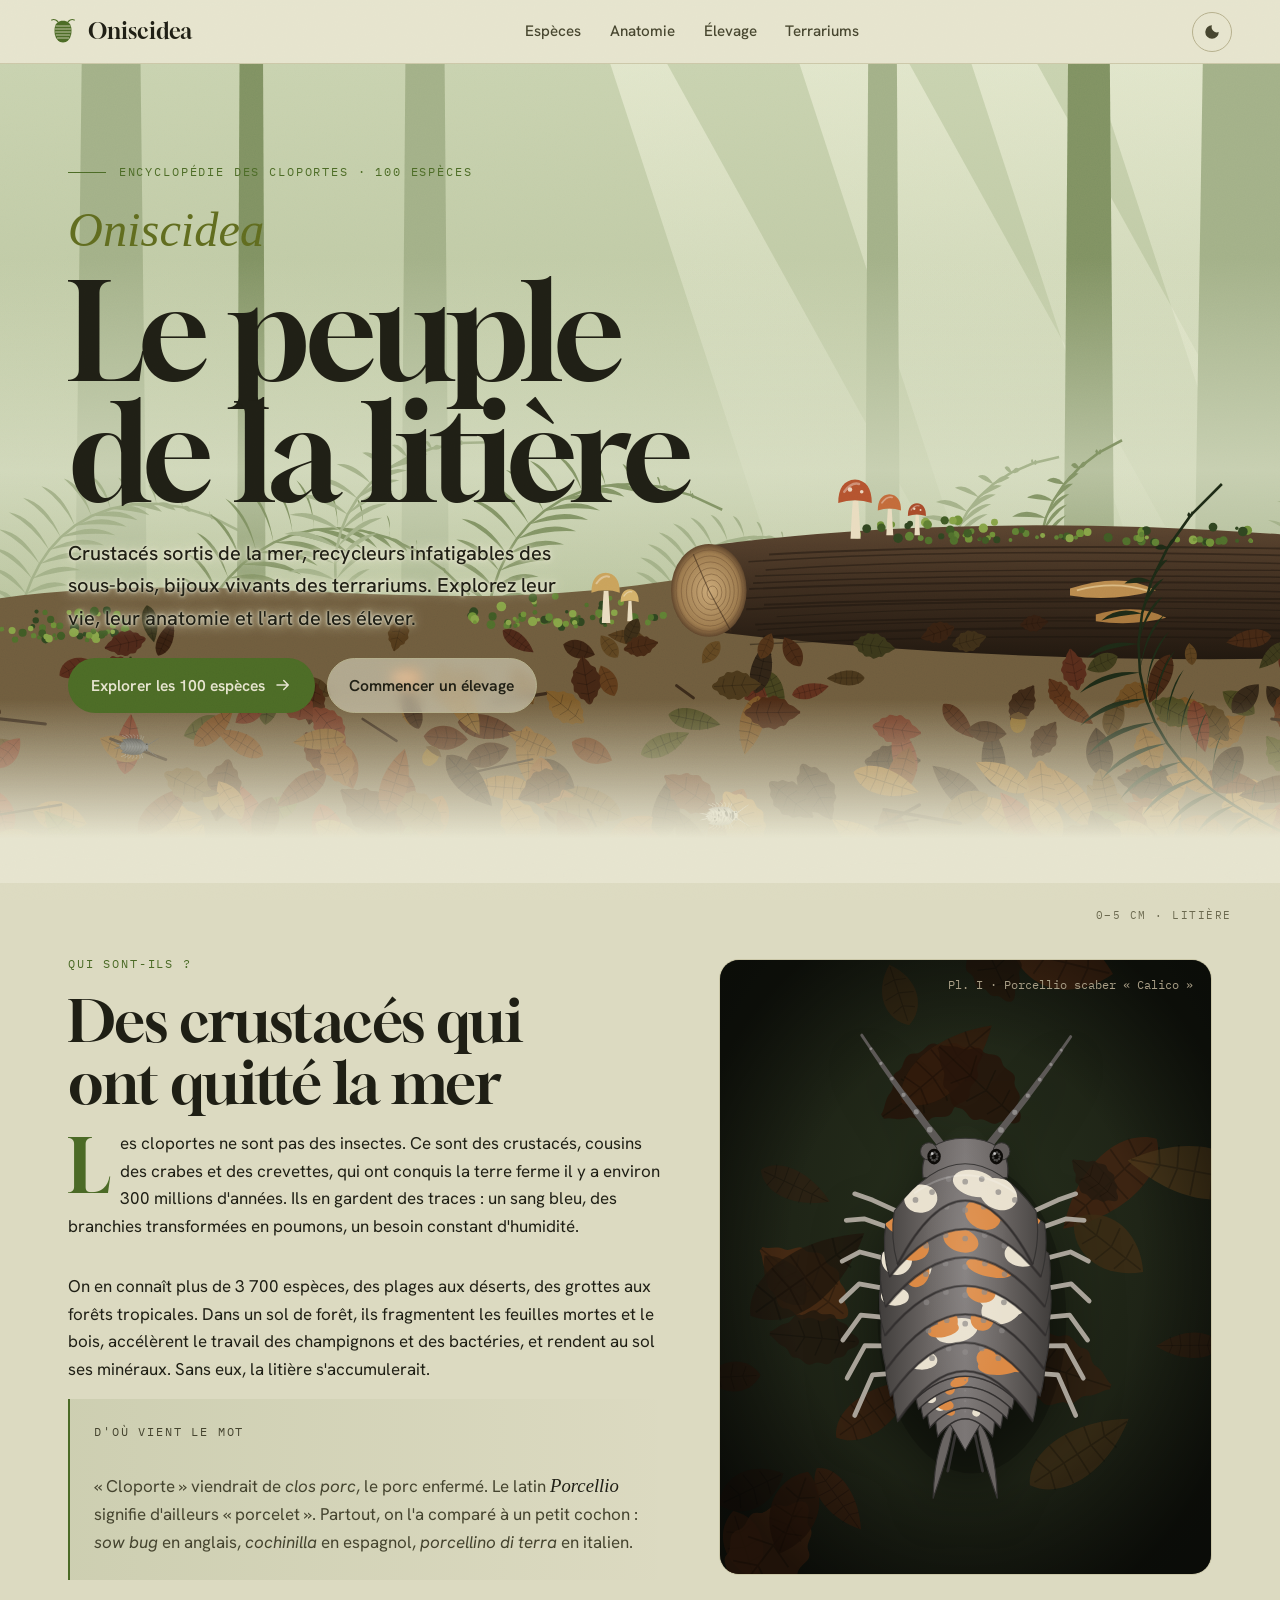
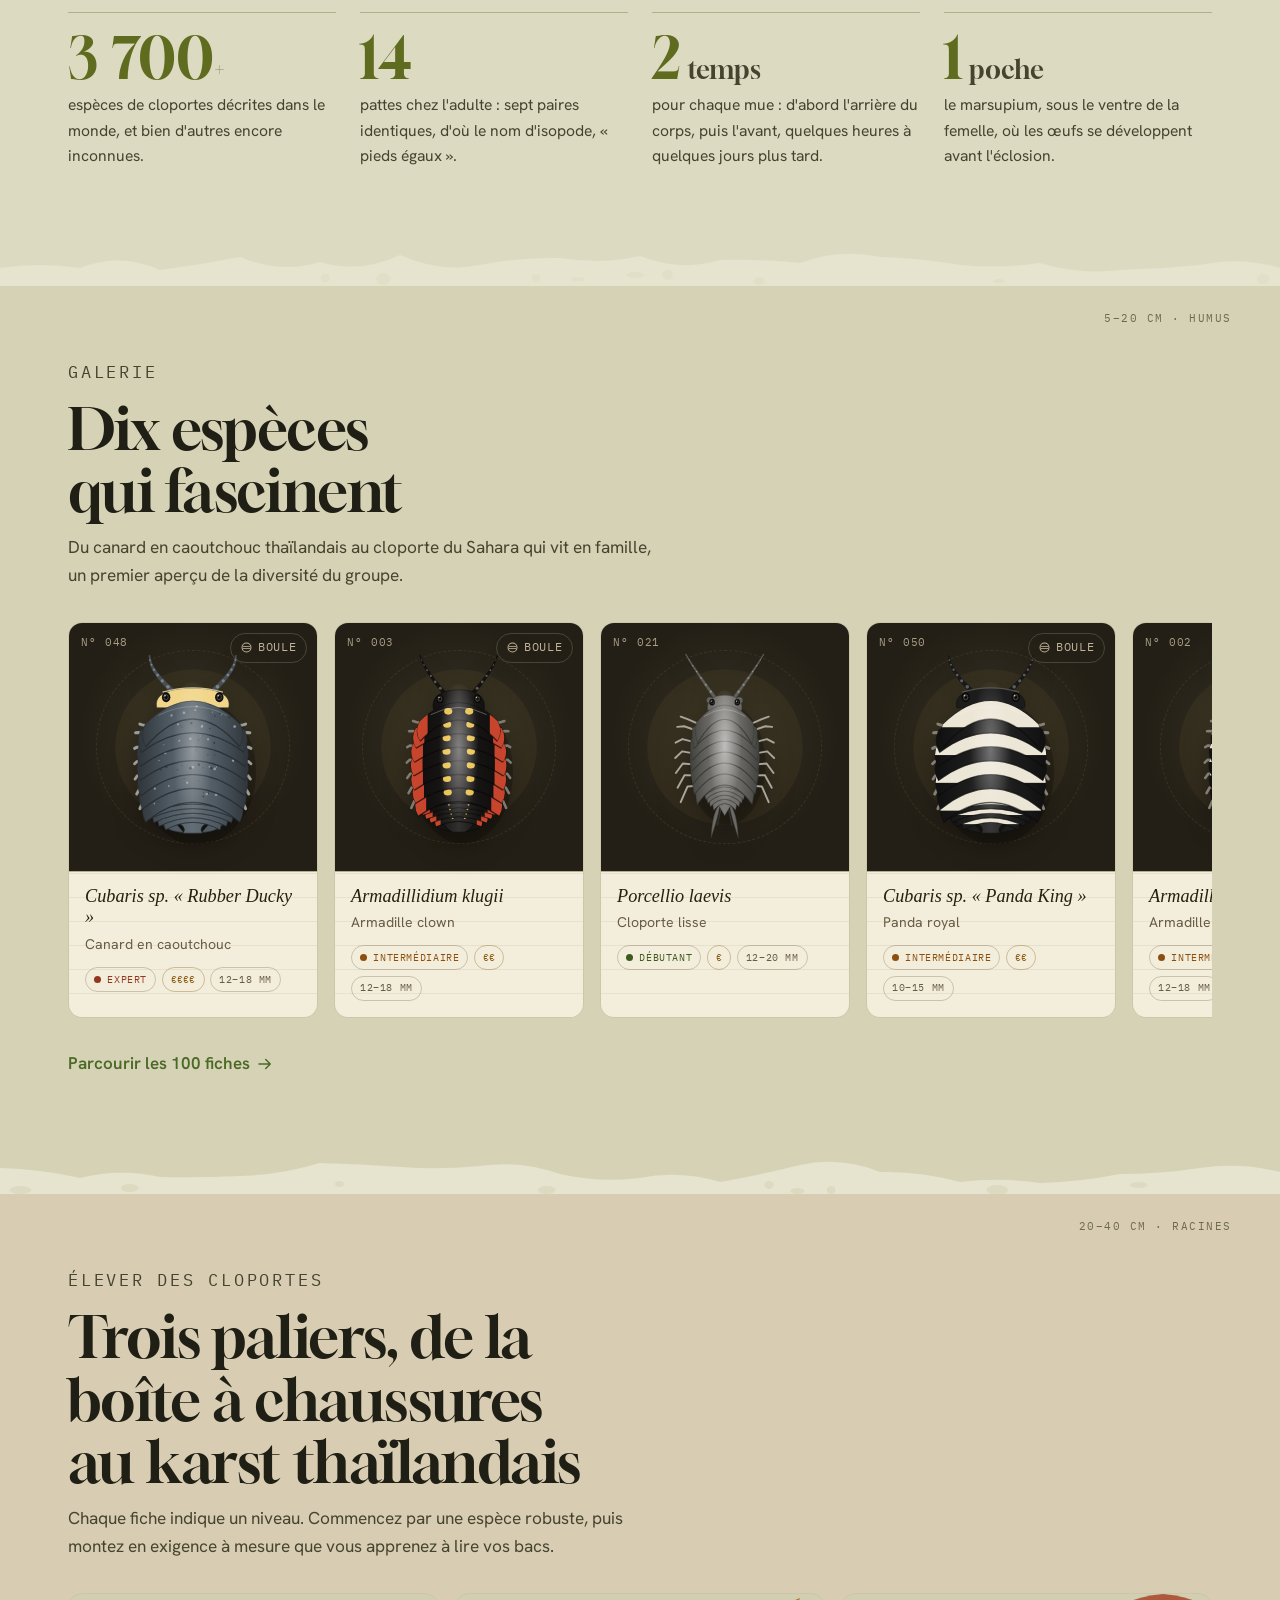
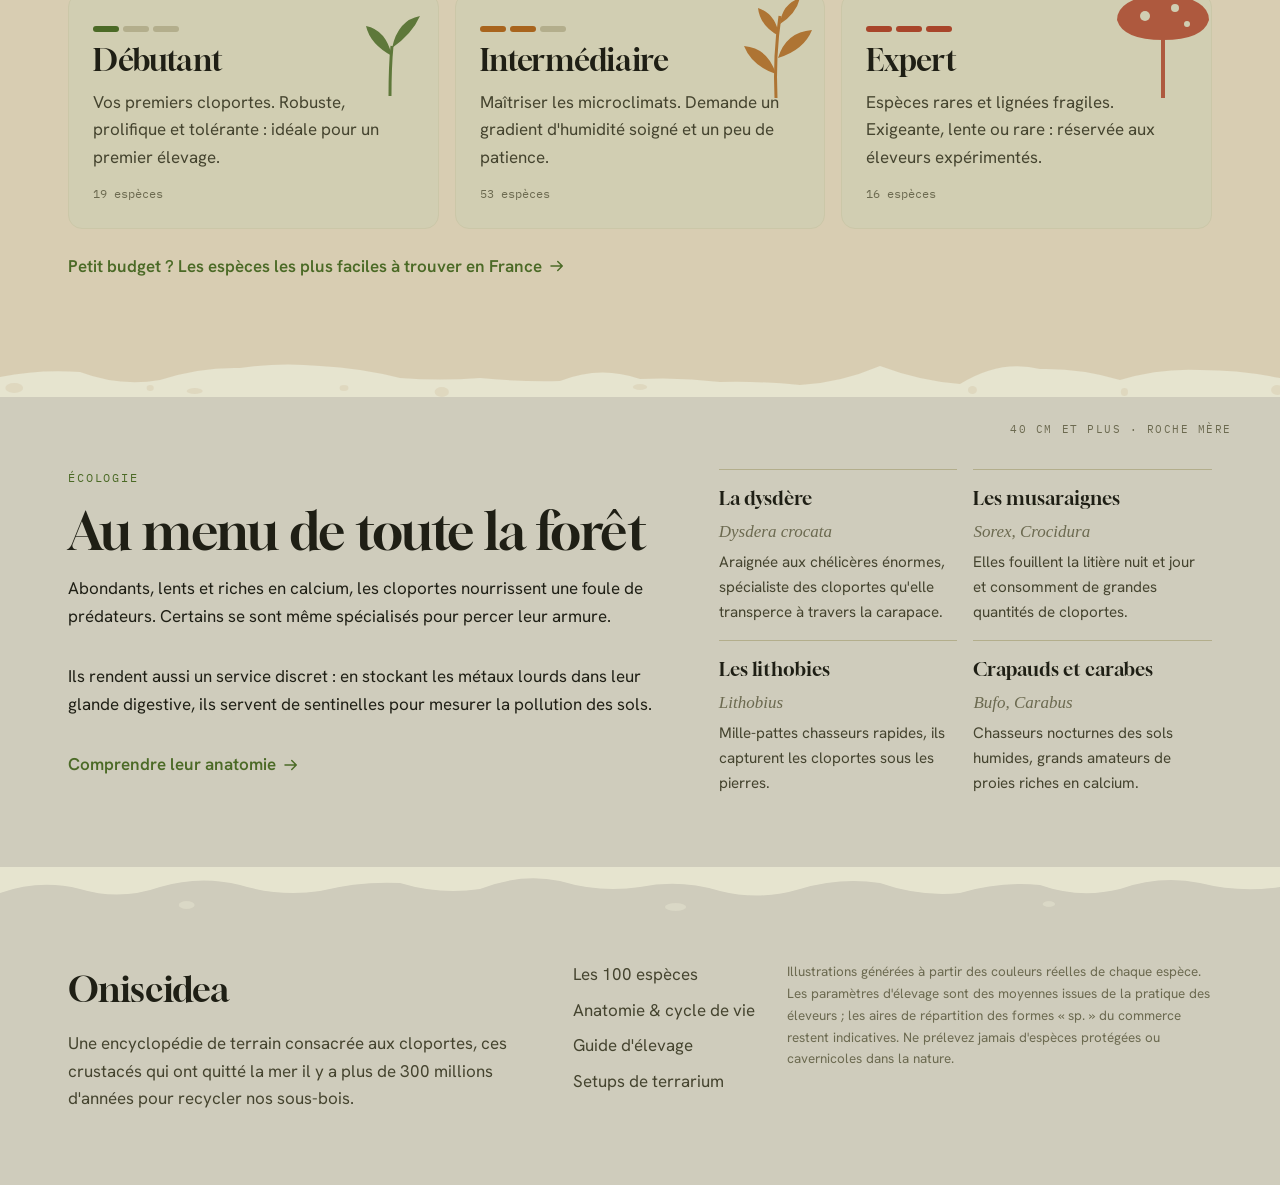
<file: index.html>
<!doctype html>
<html lang="fr">
<head>
<meta charset="utf-8">
<meta name="viewport" content="width=device-width, initial-scale=1, viewport-fit=cover">
<title>Oniscidea — l'encyclopédie des cloportes</title>
<meta name="description" content="Encyclopédie illustrée de 100 espèces de cloportes : biologie, anatomie, conseils d'élevage par niveau et setups de terrarium.">
<meta name="theme-color" content="#14110c">
<meta property="og:type" content="website">
<meta property="og:locale" content="fr_FR">
<meta property="og:site_name" content="Oniscidea">
<meta property="og:title" content="Oniscidea — l'encyclopédie des cloportes">
<meta property="og:description" content="100 espèces de cloportes illustrées : vie, anatomie, élevage du débutant à l'expert et setups de terrarium.">
<meta property="og:url" content="https://olympio171.github.io/cloporte/">
<meta property="og:image" content="https://olympio171.github.io/cloporte/assets/og.png">
<meta property="og:image:width" content="1200">
<meta property="og:image:height" content="630">
<meta property="og:image:alt" content="Un sous-bois illustré avec le titre « Le peuple de la litière »">
<meta name="twitter:card" content="summary_large_image">
<link rel="preconnect" href="https://fonts.googleapis.com">
<link rel="preconnect" href="https://fonts.gstatic.com" crossorigin>
<link rel="stylesheet" href="https://fonts.googleapis.com/css2?family=Gloock&family=Hanken+Grotesk:ital,wght@0,400;0,500;0,600;0,700;1,400&family=IBM+Plex+Mono:wght@400;500&family=IM+Fell+English:ital@0;1&display=swap">
<link rel="stylesheet" href="css/style.css">
<link rel="icon" href="data:image/svg+xml,%3Csvg xmlns='http://www.w3.org/2000/svg' viewBox='0 0 32 32'%3E%3Cellipse cx='16' cy='17' rx='9' ry='12' fill='%236f8f3e'/%3E%3Cpath d='M7 12h18M7 16h18M7 20h18M8 24h16' stroke='%2316130e' stroke-width='1.4'/%3E%3C/svg%3E">
</head>
<body>
<a class="skip" href="#main">Aller au contenu</a>

<header class="topbar" id="topbar">
  <a class="brand" href="#accueil" aria-label="Oniscidea, accueil">
    <svg class="brand-mark" viewBox="0 0 40 40" aria-hidden="true"><use href="#glyph-isopod"/></svg>
    <span class="brand-name">Oniscidea</span>
  </a>
  <nav class="nav" id="nav" aria-label="Navigation principale">
    <a href="#especes" data-nav="especes">Espèces</a>
    <a href="#anatomie" data-nav="anatomie">Anatomie</a>
    <a href="#elevage" data-nav="elevage">Élevage</a>
    <a href="#terrariums" data-nav="terrariums">Terrariums</a>
  </nav>
  <div class="topbar-tools">
    <button class="icon-btn" id="theme-toggle" type="button" aria-label="Changer de thème (jour / nuit)">
      <svg viewBox="0 0 24 24" aria-hidden="true"><path d="M12 3a9 9 0 1 0 9 9 7 7 0 0 1-9-9z" fill="currentColor"/></svg>
    </button>
    <button class="icon-btn menu-btn" id="menu-toggle" type="button" aria-label="Ouvrir le menu" aria-expanded="false" aria-controls="nav">
      <svg viewBox="0 0 24 24" aria-hidden="true"><path d="M4 7h16M4 12h16M4 17h10" stroke="currentColor" stroke-width="2" stroke-linecap="round" fill="none"/></svg>
    </button>
  </div>
</header>

<aside class="depth" id="depth" aria-hidden="true">
  <div class="depth-track"><div class="depth-fill" id="depth-fill"></div></div>
  <div class="depth-label"><span id="depth-cm">0 cm</span><em id="depth-layer">litière</em></div>
</aside>

<main id="main" tabindex="-1"></main>

<footer class="footer">
  <div class="footer-soil" aria-hidden="true"><svg viewBox="0 0 1440 46" preserveAspectRatio="none"><path d="M0,46 L0,26 Q45,12 90,22 Q135,34 180,20 Q225,8 270,18 Q315,30 360,24 Q405,14 450,16 Q495,28 540,22 Q585,6 630,14 Q675,26 720,20 Q765,12 810,24 Q855,34 900,22 Q945,10 990,16 Q1035,30 1080,26 Q1125,14 1170,18 Q1215,32 1260,22 Q1305,8 1350,16 Q1395,26 1440,20 L1440,46Z" fill="var(--stratum-4)"/><ellipse cx="210" cy="38" rx="9" ry="4" fill="var(--bg)" opacity=".5"/><ellipse cx="760" cy="40" rx="12" ry="4" fill="var(--bg)" opacity=".5"/><ellipse cx="1180" cy="37" rx="7" ry="3" fill="var(--bg)" opacity=".5"/></svg></div>
  <div class="footer-inner">
    <div>
      <p class="footer-brand">Oniscidea</p>
      <p class="footer-note">Une encyclopédie de terrain consacrée aux cloportes, ces crustacés qui ont quitté la mer il y a plus de 300 millions d'années pour recycler nos sous-bois.</p>
    </div>
    <div class="footer-cols">
      <nav aria-label="Pied de page">
        <a href="#especes">Les 100 espèces</a>
        <a href="#anatomie">Anatomie &amp; cycle de vie</a>
        <a href="#elevage">Guide d'élevage</a>
        <a href="#terrariums">Setups de terrarium</a>
      </nav>
      <p class="footer-small">Illustrations générées à partir des couleurs réelles de chaque espèce. Les paramètres d'élevage sont des moyennes issues de la pratique des éleveurs&nbsp;; les aires de répartition des formes «&nbsp;sp.&nbsp;» du commerce restent indicatives. Ne prélevez jamais d'espèces protégées ou cavernicoles dans la nature.</p>
    </div>
  </div>
</footer>

<svg width="0" height="0" style="position:absolute" aria-hidden="true">
  <defs>
    <symbol id="glyph-isopod" viewBox="0 0 40 40">
      <path d="M13 6c-3-3-6-3-8-2M27 6c3-3 6-3 8-2" stroke="currentColor" stroke-width="1.6" fill="none" stroke-linecap="round"/>
      <path d="M20 5c-6 0-10 3-11 9-1 6 0 13 4 17 2 2 4 3 7 3s5-1 7-3c4-4 5-11 4-17-1-6-5-9-11-9z" fill="currentColor"/>
      <path d="M10 12h20M9.5 16h21M9.6 20h20.8M10.4 24h19.2M12 28h16" stroke="var(--bg)" stroke-width="1.3" opacity=".75"/>
    </symbol>
  </defs>
</svg>

<script src="js/data/species-armadillidiidae.js"></script>
<script src="js/data/species-porcellionidae.js"></script>
<script src="js/data/species-armadillidae.js"></script>
<script src="js/data/species-divers.js"></script>
<script src="js/data/species-sauvages.js"></script>
<script src="js/content.js"></script>
<script src="js/draw.js"></script>
<script src="js/app.js"></script>
</body>
</html>
</file>
<file: css/style.css>
/* =========================================================
   Oniscidea — feuille de style
   Direction : un sol forestier vu en coupe. La page se lit
   comme un profil pédologique (litière → humus → racines → roche),
   les fiches comme des étiquettes de muséum.
   ========================================================= */

/* ---------- Jetons (sombre par défaut : le sous-bois la nuit) ---------- */
:root {
  color-scheme: dark;
  --bg: #14110c;
  --bg-2: #1b1710;
  --bg-3: #241f16;
  --bg-4: #2e2719;
  --line: #3b3325;
  --line-soft: #2a2419;
  --ink: #ece3cc;
  --ink-2: #bfb398;
  --ink-3: #8c826b;
  --moss: #93ad52;
  --moss-deep: #4f6b2c;
  --lichen: #d0d69c;
  --amber: #dc9642;
  --rust: #cc6040;
  --paper: #e8dec3;
  --paper-2: #d9cdab;
  --paper-ink: #2a2218;
  --paper-ink-2: #6a5c43;
  --glow: rgba(208, 214, 156, .10);
  --shadow: 0 18px 50px -20px rgba(0, 0, 0, .7);
  --lvl-1: #93ad52;
  --lvl-2: #dc9642;
  --lvl-3: #cc6040;
  --lvl-0: #8c826b;
  --stratum-1: #1b1710;
  --stratum-2: #17130d;
  --stratum-3: #1a130e;
  --stratum-4: #121110;
  --grain-opacity: .09;

  --f-display: "Gloock", "Iowan Old Style", "Palatino Linotype", Georgia, serif;
  --f-latin: "IM Fell English", "Iowan Old Style", Georgia, serif;
  --f-body: "Hanken Grotesk", "Segoe UI", system-ui, -apple-system, sans-serif;
  --f-mono: "IBM Plex Mono", ui-monospace, "SFMono-Regular", Menlo, Consolas, monospace;

  --s-1: .25rem; --s-2: .5rem; --s-3: .75rem; --s-4: 1rem; --s-5: 1.5rem;
  --s-6: 2rem; --s-7: 3rem; --s-8: 4.5rem; --s-9: 7rem;
  --radius: 14px;
  --gutter: clamp(16px, 4vw, 48px);
  --maxw: 1240px;
  --topbar-h: 64px;
}

@media (prefers-color-scheme: light) {
  :root:not([data-theme="dark"]) {
    color-scheme: light;
    --bg: #e6e4cf;
    --bg-2: #dcdac1;
    --bg-3: #d1ceb2;
    --bg-4: #c6c2a2;
    --line: #b3ae8c;
    --line-soft: #cbc7a8;
    --ink: #1f1f15;
    --ink-2: #45442f;
    --ink-3: #6c6a50;
    --moss: #4b6a26;
    --moss-deep: #3a5420;
    --lichen: #5f6b1f;
    --amber: #a8641d;
    --rust: #a8452a;
    --paper: #f3eedc;
    --paper-2: #e6dfc6;
    --paper-ink: #25200f;
    --paper-ink-2: #6a5c43;
    --glow: rgba(75, 106, 38, .10);
    --shadow: 0 18px 40px -22px rgba(52, 48, 20, .45);
    --lvl-1: #4b6a26;
    --lvl-2: #a8641d;
    --lvl-3: #a8452a;
    --lvl-0: #6c6a50;
    --stratum-1: #dcdac1;
    --stratum-2: #d6d2b6;
    --stratum-3: #d8cdb2;
    --stratum-4: #cfccbc;
    --grain-opacity: .12;
  }
}
:root[data-theme="light"] {
  color-scheme: light;
  --bg: #e6e4cf;
  --bg-2: #dcdac1;
  --bg-3: #d1ceb2;
  --bg-4: #c6c2a2;
  --line: #b3ae8c;
  --line-soft: #cbc7a8;
  --ink: #1f1f15;
  --ink-2: #45442f;
  --ink-3: #6c6a50;
  --moss: #4b6a26;
  --moss-deep: #3a5420;
  --lichen: #5f6b1f;
  --amber: #a8641d;
  --rust: #a8452a;
  --paper: #f3eedc;
  --paper-2: #e6dfc6;
  --paper-ink: #25200f;
  --paper-ink-2: #6a5c43;
  --glow: rgba(75, 106, 38, .10);
  --shadow: 0 18px 40px -22px rgba(52, 48, 20, .45);
  --lvl-1: #4b6a26;
  --lvl-2: #a8641d;
  --lvl-3: #a8452a;
  --lvl-0: #6c6a50;
  --stratum-1: #dcdac1;
  --stratum-2: #d6d2b6;
  --stratum-3: #d8cdb2;
  --stratum-4: #cfccbc;
  --grain-opacity: .12;
}

/* ---------- Base ---------- */
*, *::before, *::after { box-sizing: border-box; }
html { scroll-behavior: smooth; -webkit-text-size-adjust: 100%; }
body {
  margin: 0;
  background: var(--bg);
  color: var(--ink);
  font-family: var(--f-body);
  font-size: 1.0625rem;
  line-height: 1.62;
  text-rendering: optimizeLegibility;
  -webkit-font-smoothing: antialiased;
  overflow-x: hidden;
}
/* Grain de terre sur toute la page */
body::after {
  content: "";
  position: fixed; inset: 0;
  pointer-events: none;
  z-index: 100;
  opacity: var(--grain-opacity);
  mix-blend-mode: overlay;
  background-image: url("data:image/svg+xml,%3Csvg xmlns='http://www.w3.org/2000/svg' width='220' height='220'%3E%3Cfilter id='n'%3E%3CfeTurbulence type='fractalNoise' baseFrequency='.9' numOctaves='3' stitchTiles='stitch'/%3E%3CfeColorMatrix values='0 0 0 0 .5 0 0 0 0 .45 0 0 0 0 .3 0 0 0 1 0'/%3E%3C/filter%3E%3Crect width='100%25' height='100%25' filter='url(%23n)'/%3E%3C/svg%3E");
}
img, svg { max-width: 100%; }
a { color: inherit; }
a:focus-visible, button:focus-visible, input:focus-visible, select:focus-visible, [tabindex]:focus-visible {
  outline: 2px solid var(--lichen);
  outline-offset: 3px;
  border-radius: 6px;
}
h1, h2, h3, h4 { font-family: var(--f-display); font-weight: 400; line-height: 1.08; margin: 0; text-wrap: balance; letter-spacing: -.01em; }
p { margin: 0; }
.latin { font-family: var(--f-latin); font-style: italic; letter-spacing: 0; }
.mono { font-family: var(--f-mono); }
.eyebrow {
  font-family: var(--f-mono);
  font-size: .72rem;
  letter-spacing: .16em;
  text-transform: uppercase;
  color: var(--moss);
}
.muted { color: var(--ink-2); }
.skip { position: absolute; left: -999px; top: 0; background: var(--paper); color: var(--paper-ink); padding: .5rem 1rem; z-index: 200; }
.skip:focus { left: 1rem; top: 1rem; }
[hidden] { display: none !important; }

.wrap { max-width: var(--maxw); margin-inline: auto; padding-inline: var(--gutter); }
.prose { max-width: 66ch; }
.prose p + p { margin-top: 1em; }

/* ---------- Barre du haut ---------- */
.topbar {
  position: sticky; top: env(safe-area-inset-top, 0px);
  z-index: 50;
  height: var(--topbar-h);
  display: flex; align-items: center; justify-content: space-between; gap: var(--s-4);
  padding-inline: var(--gutter);
  background: color-mix(in srgb, var(--bg) 78%, transparent);
  backdrop-filter: blur(14px) saturate(1.2);
  -webkit-backdrop-filter: blur(14px) saturate(1.2);
  border-bottom: 1px solid var(--line-soft);
}
.brand { display: flex; align-items: center; gap: .6rem; text-decoration: none; color: var(--ink); }
.brand-mark { width: 30px; height: 30px; color: var(--moss); transition: transform .6s cubic-bezier(.2,.8,.2,1); }
.brand:hover .brand-mark { transform: rotate(-14deg) scale(1.08); }
.brand-name { font-family: var(--f-display); font-size: 1.35rem; letter-spacing: .01em; }
.nav { display: flex; gap: clamp(.4rem, 2vw, 1.8rem); }
.nav a {
  position: relative;
  text-decoration: none;
  font-weight: 500;
  font-size: .95rem;
  color: var(--ink-2);
  padding: .4rem .1rem;
  transition: color .2s;
}
.nav a::after {
  content: ""; position: absolute; left: 0; right: 0; bottom: 0; height: 2px;
  background: var(--moss); transform: scaleX(0); transform-origin: left;
  transition: transform .35s cubic-bezier(.2,.8,.2,1);
  border-radius: 2px;
}
.nav a:hover, .nav a[aria-current="page"] { color: var(--ink); }
.nav a:hover::after, .nav a[aria-current="page"]::after { transform: scaleX(1); }
.topbar-tools { display: flex; gap: .4rem; }
.icon-btn {
  width: 40px; height: 40px; border-radius: 50%;
  display: grid; place-items: center;
  background: transparent; color: var(--ink-2);
  border: 1px solid var(--line); cursor: pointer;
  transition: color .2s, border-color .2s, background .2s;
}
.icon-btn svg { width: 18px; height: 18px; }
.icon-btn:hover { color: var(--ink); border-color: var(--moss); background: var(--glow); }
.menu-btn { display: none; }

@media (max-width: 760px) {
  .menu-btn { display: grid; }
  .nav {
    position: absolute; top: var(--topbar-h); left: 0; right: 0;
    flex-direction: column; gap: 0;
    padding: var(--s-3) var(--gutter) var(--s-5);
    background: var(--bg-2);
    border-bottom: 1px solid var(--line);
    transform: translateY(-8px); opacity: 0; pointer-events: none;
    transition: opacity .25s, transform .25s;
  }
  .nav.open { transform: none; opacity: 1; pointer-events: auto; }
  .nav a { padding: .8rem 0; font-size: 1.1rem; border-bottom: 1px solid var(--line-soft); }
  .nav a::after { display: none; }
}

/* ---------- Jauge de profondeur ---------- */
.depth {
  position: fixed; left: 14px; top: 50%; transform: translateY(-50%);
  z-index: 40; display: none;
  align-items: center; gap: .6rem;
  pointer-events: none;
}
.depth-track { width: 3px; height: 180px; background: var(--line); border-radius: 3px; overflow: hidden; }
.depth-fill { width: 100%; height: 0; background: linear-gradient(var(--lichen), var(--moss), var(--amber), var(--rust)); }
.depth-label { display: flex; flex-direction: column; font-family: var(--f-mono); font-size: .68rem; color: var(--ink-3); writing-mode: vertical-rl; transform: rotate(180deg); gap: .5rem; letter-spacing: .1em; text-transform: uppercase; }
.depth-label span { color: var(--ink-2); }
.depth-label em { font-style: normal; }
@media (min-width: 1360px) { .depth { display: flex; } }

/* ---------- Transitions de vue ---------- */
main { min-height: 70vh; outline: none; }
.view { animation: rise .55s cubic-bezier(.2,.8,.2,1) both; }
@keyframes rise { from { opacity: .001; transform: translateY(14px); } to { opacity: 1; transform: none; } }

/* ---------- Héros ---------- */
.hero {
  position: relative;
  min-height: clamp(560px, 86vh, 820px);
  display: grid;
  align-items: end;
  overflow: hidden;
  isolation: isolate;
}
.hero-scene { position: absolute; inset: 0; z-index: -1; }
.hero-scene > svg { width: 100%; height: 100%; display: block; }
.hero::before { content: ""; position: absolute; inset: 0; z-index: -1; pointer-events: none; background: radial-gradient(ellipse 66% 72% at 24% 60%, color-mix(in srgb, var(--bg) var(--scrim, 62%), transparent), transparent 74%); }
.hero-content {
  padding-block: var(--s-8) clamp(3rem, 10vh, 6rem);
  display: grid; gap: var(--s-5);
  max-width: var(--maxw); margin-inline: auto; width: 100%;
  padding-inline: var(--gutter);
}
.hero h1 {
  font-size: clamp(3.1rem, 10.5vw, 9.5rem);
  line-height: .9;
  letter-spacing: -.035em;
  max-width: 12ch;
  text-shadow: 0 4px 40px rgba(0,0,0,.45);
}
.hero h1 .latin { display: block; font-size: .36em; letter-spacing: 0; color: var(--lichen); margin-bottom: .35em; line-height: 1; }
.hero-lede { max-width: 46ch; font-size: clamp(1.05rem, 1.6vw, 1.25rem); color: var(--ink-2); text-shadow: 0 2px 20px rgba(0,0,0,.5); }
.hero-actions { display: flex; flex-wrap: wrap; gap: var(--s-3); }
:root[data-theme="light"] .hero { --scrim: 86%; }
:root[data-theme="light"] .hero h1 { text-shadow: none; }
:root[data-theme="light"] .hero-lede { text-shadow: 0 0 14px var(--bg), 0 0 4px var(--bg), 0 0 2px var(--bg); color: var(--ink); font-weight: 500; }
@media (prefers-color-scheme: light) {
  :root:not([data-theme="dark"]) .hero { --scrim: 86%; }
  :root:not([data-theme="dark"]) .hero h1 { text-shadow: none; }
  :root:not([data-theme="dark"]) .hero-lede { text-shadow: 0 0 14px var(--bg), 0 0 4px var(--bg), 0 0 2px var(--bg); color: var(--ink); font-weight: 500; }
}

.btn {
  display: inline-flex; align-items: center; gap: .6rem;
  padding: .85rem 1.35rem;
  border-radius: 999px;
  font-weight: 600; font-size: .98rem;
  text-decoration: none;
  cursor: pointer;
  border: 1px solid transparent;
  transition: transform .25s cubic-bezier(.2,.8,.2,1), background .2s, color .2s, border-color .2s;
  font-family: var(--f-body);
}
.btn svg { width: 18px; height: 18px; transition: transform .3s; }
.btn:hover svg { transform: translateX(4px); }
.btn-primary { background: var(--moss); color: var(--bg); }
.btn-primary:hover { background: var(--lichen); transform: translateY(-2px); }
.btn-ghost { border-color: var(--line); color: var(--ink); background: color-mix(in srgb, var(--bg) 55%, transparent); backdrop-filter: blur(6px); }
.btn-ghost:hover { border-color: var(--moss); transform: translateY(-2px); }

/* ---------- Strates / séparateurs ---------- */
.stratum { position: relative; padding-block: var(--s-8); }
.stratum[data-s="1"] { background: var(--stratum-1); }
.stratum[data-s="2"] { background: var(--stratum-2); }
.stratum[data-s="3"] { background: var(--stratum-3); }
.stratum[data-s="4"] { background: var(--stratum-4); }
.edge { display: block; width: 100%; height: 46px; margin-bottom: -1px; }
.edge path { fill: var(--edge-fill, var(--bg)); }
.stratum-tag {
  position: absolute; right: var(--gutter); top: var(--s-5);
  font-family: var(--f-mono); font-size: .68rem; letter-spacing: .14em; text-transform: uppercase;
  color: var(--ink-3);
}

.section-head { display: grid; gap: var(--s-3); margin-bottom: var(--s-6); max-width: 60ch; }
.section-head h2 { font-size: clamp(2rem, 4.6vw, 3.6rem); }
.section-head p { color: var(--ink-2); font-size: 1.08rem; }

/* ---------- Accueil : faits ---------- */
.facts { display: grid; grid-template-columns: repeat(auto-fit, minmax(210px, 1fr)); gap: var(--s-5); }
.fact { border-top: 1px solid var(--line); padding-top: var(--s-4); display: grid; gap: .35rem; }
.fact-num { font-family: var(--f-display); font-size: clamp(2.4rem, 5vw, 3.6rem); line-height: 1; color: var(--lichen); }
.fact-num small { font-size: .45em; color: var(--ink-2); }
.fact p { color: var(--ink-2); font-size: .98rem; }

.intro-grid { display: grid; grid-template-columns: 1.1fr .9fr; gap: var(--s-7); align-items: center; }
@media (max-width: 900px) { .intro-grid { grid-template-columns: 1fr; } }
.intro-plate { position: relative; }
.intro-plate svg { width: 100%; height: auto; display: block; }
.dropcap::first-letter { font-family: var(--f-display); float: left; font-size: 4.4em; line-height: .82; padding: .06em .12em 0 0; color: var(--moss); }

/* ---------- Carrousel d'espèces en vedette ---------- */
.shelf { display: grid; grid-auto-flow: column; grid-auto-columns: minmax(250px, 1fr); gap: var(--s-4); overflow-x: auto; padding-bottom: var(--s-4); scroll-snap-type: x mandatory; scrollbar-width: thin; scrollbar-color: var(--line) transparent; }
.shelf > * { scroll-snap-align: start; }

/* ---------- Niveaux ---------- */
.levels { display: grid; grid-template-columns: repeat(3, 1fr); gap: var(--s-4); }
@media (max-width: 900px) { .levels { grid-template-columns: 1fr; } }
.level-card {
  position: relative; overflow: hidden;
  display: grid; gap: var(--s-3); align-content: start;
  padding: var(--s-6) var(--s-5) var(--s-5);
  border-radius: var(--radius);
  background: var(--bg-3);
  border: 1px solid var(--line-soft);
  text-decoration: none;
  transition: transform .35s cubic-bezier(.2,.8,.2,1), border-color .3s;
}
.level-card:hover { transform: translateY(-4px); border-color: var(--lvl); }
.level-card h3 { font-size: 1.9rem; }
.level-card p { color: var(--ink-2); }
.level-card .sprout { position: absolute; right: -12px; top: -8px; width: 120px; height: 120px; color: var(--lvl); opacity: .85; }
.level-meter { display: flex; gap: 4px; }
.level-meter i { width: 26px; height: 6px; border-radius: 3px; background: var(--line); }
.level-meter i.on { background: var(--lvl); }

/* ---------- Chips ---------- */
.chip {
  display: inline-flex; align-items: center; gap: .4rem;
  font-family: var(--f-mono); font-size: .72rem; letter-spacing: .06em; text-transform: uppercase;
  padding: .28rem .6rem; border-radius: 999px;
  border: 1px solid var(--line); color: var(--ink-2);
  white-space: nowrap;
}
.chip-dot::before { content: ""; width: 7px; height: 7px; border-radius: 50%; background: currentColor; }
.chip-lvl-1 { color: var(--lvl-1); border-color: color-mix(in srgb, var(--lvl-1) 45%, transparent); }
.chip-lvl-2 { color: var(--lvl-2); border-color: color-mix(in srgb, var(--lvl-2) 45%, transparent); }
.chip-lvl-3 { color: var(--lvl-3); border-color: color-mix(in srgb, var(--lvl-3) 45%, transparent); }
.chip-lvl-0 { color: var(--lvl-0); }

/* ---------- Carte spécimen (étiquette de muséum) ---------- */
.grid-specimens { display: grid; grid-template-columns: repeat(auto-fill, minmax(236px, 1fr)); gap: var(--s-4); }
.specimen {
  position: relative;
  display: grid; grid-template-rows: auto 1fr;
  text-decoration: none; color: var(--ink);
  border-radius: var(--radius);
  background: var(--bg-3);
  border: 1px solid var(--line-soft);
  overflow: hidden;
  transition: transform .4s cubic-bezier(.2,.8,.2,1), border-color .3s, box-shadow .4s;
}
.specimen:hover { transform: translateY(-5px); border-color: var(--line); box-shadow: var(--shadow); }
.specimen-plate {
  position: relative;
  aspect-ratio: 1 / 1;
  max-width: 100%;
  display: grid; place-items: center;
}
.specimen-plate::before {
  content: ""; position: absolute; inset: 11%;
  border-radius: 50%;
  border: 1px dashed var(--line);
  transition: transform 1.2s cubic-bezier(.2,.8,.2,1);
}
.specimen:hover .specimen-plate::before { transform: rotate(40deg) scale(1.03); }
.specimen-plate svg { width: 78%; height: 78%; position: relative; transition: transform .6s cubic-bezier(.2,.8,.2,1); filter: drop-shadow(0 10px 12px rgba(0,0,0,.35)); }
.specimen:hover .specimen-plate svg { transform: rotate(-8deg) scale(1.05); }
.specimen-no { position: absolute; left: 12px; top: 10px; font-family: var(--f-mono); font-size: .7rem; color: var(--ink-3); letter-spacing: .08em; }
.specimen-roll { position: absolute; right: 10px; top: 10px; }
.specimen-label {
  display: grid; gap: .25rem; align-content: start;
  padding: .85rem 1rem 1rem;
  background: var(--paper);
  color: var(--paper-ink);
  border-top: 1px solid var(--line);
  background-image: repeating-linear-gradient(0deg, transparent 0 23px, rgba(80, 60, 30, .08) 23px 24px);
}
.specimen-label .latin { font-size: 1.14rem; line-height: 1.2; }
.specimen-label .common { font-size: .88rem; color: var(--paper-ink-2); }
.specimen-meta { display: flex; flex-wrap: wrap; gap: .35rem; margin-top: .45rem; }
.specimen-meta .chip { border-color: rgba(80,60,30,.25); color: var(--paper-ink-2); font-size: .64rem; padding: .2rem .5rem; }
.specimen-meta .chip-lvl-1 { color: #3f5a1e; }
.specimen-meta .chip-lvl-2 { color: #8c4f10; }
.specimen-meta .chip-lvl-3 { color: #93381f; }
.specimen-meta .chip-lvl-0 { color: #5d523d; }

/* ---------- Catalogue : filtres ---------- */
.catalog-head { display: grid; gap: var(--s-4); padding-block: var(--s-7) var(--s-5); }
.catalog-head h1 { font-size: clamp(2.6rem, 7vw, 5.6rem); letter-spacing: -.03em; }
.filters {
  position: sticky; top: calc(env(safe-area-inset-top, 0px) + var(--topbar-h));
  z-index: 30;
  display: grid; gap: var(--s-3);
  padding-block: var(--s-3);
  background: color-mix(in srgb, var(--bg) 88%, transparent);
  backdrop-filter: blur(10px);
  -webkit-backdrop-filter: blur(10px);
  border-bottom: 1px solid var(--line-soft);
  margin-bottom: var(--s-5);
}
.filter-row { display: flex; flex-wrap: wrap; gap: var(--s-2); align-items: center; }
.search {
  flex: 1 1 260px;
  display: flex; align-items: center; gap: .5rem;
  border: 1px solid var(--line); border-radius: 999px;
  padding: .55rem 1rem;
  background: var(--bg-2);
}
.search svg { width: 18px; height: 18px; color: var(--ink-3); flex: none; }
.search input { flex: 1; min-width: 0; background: transparent; border: 0; color: var(--ink); font: inherit; font-size: 1rem; outline: none; }
.search input::placeholder { color: var(--ink-3); }
.select {
  appearance: none; -webkit-appearance: none;
  background: var(--bg-2) url("data:image/svg+xml,%3Csvg xmlns='http://www.w3.org/2000/svg' viewBox='0 0 12 8'%3E%3Cpath d='M1 1l5 5 5-5' stroke='%238c826b' stroke-width='1.6' fill='none'/%3E%3C/svg%3E") no-repeat right .9rem center / 10px;
  color: var(--ink); border: 1px solid var(--line); border-radius: 999px;
  padding: .55rem 2.2rem .55rem 1rem; font: inherit; font-size: .92rem; cursor: pointer;
  max-width: 100%;
}
.toggle-group { display: flex; flex-wrap: wrap; gap: .35rem; }
.toggle {
  font: inherit; font-size: .86rem; font-weight: 500;
  padding: .42rem .85rem; border-radius: 999px;
  border: 1px solid var(--line); background: transparent; color: var(--ink-2);
  cursor: pointer; transition: all .2s;
}
.toggle:hover { color: var(--ink); border-color: var(--ink-3); }
.toggle[aria-pressed="true"] { background: var(--ink); color: var(--bg); border-color: var(--ink); }
.toggle[data-lvl="1"][aria-pressed="true"] { background: var(--lvl-1); border-color: var(--lvl-1); color: var(--bg); }
.toggle[data-lvl="2"][aria-pressed="true"] { background: var(--lvl-2); border-color: var(--lvl-2); color: var(--bg); }
.toggle[data-lvl="3"][aria-pressed="true"] { background: var(--lvl-3); border-color: var(--lvl-3); color: var(--bg); }
.result-count { font-family: var(--f-mono); font-size: .8rem; color: var(--ink-3); margin-left: auto; }
.empty { padding: var(--s-8) 0; text-align: center; color: var(--ink-2); display: grid; gap: var(--s-3); justify-items: center; }
.family-group { margin-bottom: var(--s-7); }
.family-title { display: flex; align-items: baseline; gap: var(--s-3); flex-wrap: wrap; margin-bottom: var(--s-4); padding-bottom: var(--s-2); border-bottom: 1px solid var(--line-soft); }
.family-title h2 { font-size: clamp(1.5rem, 3vw, 2.1rem); }
.family-title > span { font-family: var(--f-mono); font-size: .75rem; color: var(--ink-3); }

/* ---------- Fiche espèce ---------- */
.sp-hero {
  position: relative;
  display: grid; grid-template-columns: minmax(0, 1fr) minmax(0, 1.05fr);
  gap: var(--s-7); align-items: center;
  padding-block: var(--s-6) var(--s-7);
}
@media (max-width: 940px) { .sp-hero { grid-template-columns: 1fr; gap: var(--s-5); } }
.crumbs { font-family: var(--f-mono); font-size: .74rem; color: var(--ink-3); display: flex; flex-wrap: wrap; gap: .5rem; letter-spacing: .04em; padding-top: var(--s-5); }
.crumbs a { color: var(--ink-2); text-decoration: none; }
.crumbs a:hover { color: var(--moss); }
.plate {
  container-type: inline-size;
  position: relative;
  aspect-ratio: 4 / 5;
  max-width: 100%;
  border-radius: 20px;
  overflow: hidden;
  background: var(--bg-3);
  border: 1px solid var(--line-soft);
  display: grid; place-items: center;
}
.plate-bg { position: absolute; inset: 0; }
.plate-bg svg { width: 100%; height: 100%; display: block; }
.plate-specimen { position: relative; width: 62%; height: 80%; display: grid; place-items: center; animation: breathe 7s ease-in-out infinite; }
.plate-specimen svg { width: 100%; height: 100%; filter: drop-shadow(0 22px 22px rgba(0,0,0,.45)); }
@keyframes breathe { 0%, 100% { transform: translateY(0) rotate(-2deg); } 50% { transform: translateY(-6px) rotate(1.5deg); } }
.plate-scale { position: absolute; left: 18px; bottom: 16px; display: flex; align-items: center; gap: .5rem; font-family: var(--f-mono); font-size: .7rem; color: var(--ink-2); }
.plate-scale i { display: block; height: 3px; background: var(--ink-2); border-radius: 2px; }
.plate-no { position: absolute; right: 18px; top: 16px; font-family: var(--f-mono); font-size: .72rem; color: var(--ink-3); }
.plate-morphs { position: absolute; left: 14px; right: 14px; top: 14px; display: flex; flex-wrap: wrap; gap: .35rem; }
.morph-btn {
  font: inherit; font-family: var(--f-mono); font-size: .66rem; letter-spacing: .05em;
  padding: .3rem .6rem; border-radius: 999px;
  background: color-mix(in srgb, var(--bg) 70%, transparent); color: var(--ink-2);
  border: 1px solid var(--line); cursor: pointer; backdrop-filter: blur(6px);
  display: inline-flex; align-items: center; gap: .35rem;
}
.morph-btn i { width: 9px; height: 9px; border-radius: 50%; display: inline-block; box-shadow: 0 0 0 1px rgba(0,0,0,.3); }
.morph-btn[aria-pressed="true"] { color: var(--ink); border-color: var(--moss); }

.sp-title { display: grid; gap: var(--s-3); }
.sp-title h1 { font-family: var(--f-latin); font-style: italic; font-size: clamp(2.5rem, 6.2vw, 5rem); line-height: .98; letter-spacing: -.01em; }
.sp-title .common { font-family: var(--f-display); font-size: clamp(1.25rem, 2.4vw, 1.7rem); color: var(--ink-2); }
.sp-chips { display: flex; flex-wrap: wrap; gap: .45rem; }
.sp-intro { font-size: 1.14rem; color: var(--ink-2); max-width: 58ch; }

.stats { display: grid; grid-template-columns: repeat(auto-fit, minmax(150px, 1fr)); gap: 1px; background: var(--line-soft); border: 1px solid var(--line-soft); border-radius: var(--radius); overflow: hidden; margin-top: var(--s-3); }
.stat { background: var(--bg-2); padding: .9rem 1rem; display: grid; gap: .2rem; align-content: start; }
.stat dt { font-family: var(--f-mono); font-size: .66rem; letter-spacing: .12em; text-transform: uppercase; color: var(--ink-3); }
.stat dd { margin: 0; font-family: var(--f-display); font-size: 1.35rem; line-height: 1.15; font-variant-numeric: tabular-nums; }
.stat dd small { font-family: var(--f-body); font-size: .75rem; color: var(--ink-3); }

.sp-body { display: grid; grid-template-columns: 220px minmax(0, 1fr); gap: var(--s-7); padding-block: var(--s-6) var(--s-8); }
@media (max-width: 940px) { .sp-body { grid-template-columns: 1fr; gap: var(--s-4); } }
.toc { position: sticky; top: calc(var(--topbar-h) + 24px); align-self: start; display: grid; gap: .2rem; font-size: .92rem; }
.toc a { text-decoration: none; color: var(--ink-3); padding: .35rem 0 .35rem .9rem; border-left: 2px solid var(--line-soft); transition: color .2s, border-color .2s; }
.toc a:hover, .toc a.active { color: var(--ink); border-left-color: var(--moss); }
@media (max-width: 940px) {
  .toc { position: static; display: flex; overflow-x: auto; gap: .4rem; padding-bottom: .4rem; }
  .toc a { border: 1px solid var(--line); border-radius: 999px; padding: .35rem .8rem; white-space: nowrap; }
}
.sp-sections { display: grid; gap: var(--s-7); min-width: 0; }
.sp-section { display: grid; gap: var(--s-4); scroll-margin-top: calc(var(--topbar-h) + 20px); }
.sp-section > h2 { font-size: clamp(1.7rem, 3.4vw, 2.5rem); display: flex; align-items: baseline; gap: .8rem; }
.sp-section > h2 .idx { font-family: var(--f-mono); font-size: .8rem; color: var(--moss); letter-spacing: .1em; }
.sp-section p { color: var(--ink-2); max-width: 68ch; }
.two-col { display: grid; grid-template-columns: repeat(auto-fit, minmax(260px, 1fr)); gap: var(--s-5); }
.note-card { background: var(--bg-2); border: 1px solid var(--line-soft); border-radius: var(--radius); padding: var(--s-5); display: grid; gap: var(--s-2); align-content: start; }
.note-card h3 { font-size: 1.3rem; }
.note-card p { font-size: .98rem; }

/* Fiche technique (étiquette papier) */
.datasheet {
  background: var(--paper); color: var(--paper-ink);
  border-radius: 6px 18px 6px 18px;
  padding: var(--s-5) var(--s-5) var(--s-4);
  box-shadow: var(--shadow);
  position: relative;
  display: grid; gap: var(--s-3);
}
.datasheet::before {
  content: ""; position: absolute; top: -9px; left: 50%; width: 14px; height: 14px; margin-left: -7px;
  border-radius: 50%; background: radial-gradient(circle at 35% 35%, #d5d5d5, #6d6d6d); box-shadow: 0 2px 3px rgba(0,0,0,.4);
}
.datasheet h3 { font-family: var(--f-mono); font-weight: 500; font-size: .74rem; letter-spacing: .16em; text-transform: uppercase; color: var(--paper-ink-2); }
.ds-rows { display: grid; gap: 0; margin: 0; }
.ds-row { display: grid; grid-template-columns: minmax(120px, 34%) 1fr; gap: var(--s-4); padding: .6rem 0; border-bottom: 1px dotted rgba(80,60,30,.3); }
.ds-row:last-child { border-bottom: 0; }
.ds-row dt { font-family: var(--f-mono); font-size: .76rem; color: var(--paper-ink-2); padding-top: .1rem; }
.ds-row dd { margin: 0; font-size: .98rem; font-variant-numeric: tabular-nums; }
@media (max-width: 520px) { .ds-row { grid-template-columns: 1fr; gap: .1rem; } }

/* Jauges */
.gauges { display: grid; gap: var(--s-4); }
.gauge { display: grid; gap: .45rem; }
.gauge-head { display: flex; justify-content: space-between; gap: 1rem; font-size: .9rem; }
.gauge-head span:first-child { font-family: var(--f-mono); font-size: .72rem; letter-spacing: .12em; text-transform: uppercase; color: var(--ink-3); }
.gauge-head strong { font-weight: 600; font-variant-numeric: tabular-nums; }
.gauge-bar { position: relative; height: 10px; border-radius: 6px; background: var(--bg-4); overflow: hidden; }
.gauge-bar i { position: absolute; top: 0; bottom: 0; border-radius: 6px; }
.gauge-temp i { background: linear-gradient(90deg, #6c9bb0, var(--moss), var(--amber), var(--rust)); }
.gauge-hum i { background: linear-gradient(90deg, var(--amber), var(--moss), #5a9aa6); }
.gauge-scale { display: flex; justify-content: space-between; font-family: var(--f-mono); font-size: .64rem; color: var(--ink-3); }
.pips { display: flex; gap: 5px; }
.pips i { width: 100%; height: 10px; border-radius: 3px; background: var(--bg-4); }
.pips i.on { background: var(--moss); }

/* Listes conseils / pièges */
.tips { list-style: none; margin: 0; padding: 0; display: grid; gap: var(--s-3); counter-reset: tip; }
.tips li { position: relative; padding-left: 2.6rem; color: var(--ink-2); max-width: 68ch; }
.tips li::before {
  counter-increment: tip; content: counter(tip, decimal-leading-zero);
  position: absolute; left: 0; top: .1rem;
  font-family: var(--f-mono); font-size: .75rem; color: var(--moss);
  border: 1px solid color-mix(in srgb, var(--moss) 40%, transparent); border-radius: 50%;
  width: 1.9rem; height: 1.9rem; display: grid; place-items: center;
}
.warn li::before { content: "!"; color: var(--rust); border-color: color-mix(in srgb, var(--rust) 40%, transparent); font-weight: 600; }
.leaf-list { list-style: none; padding: 0; margin: 0; display: grid; gap: .5rem; }
.leaf-list li { position: relative; padding-left: 1.6rem; color: var(--ink-2); }
.leaf-list li::before { content: ""; position: absolute; left: 0; top: .55em; width: 11px; height: 7px; border-radius: 0 100% 0 100%; background: var(--moss); transform: rotate(-20deg); }

.funfact {
  position: relative;
  padding: var(--s-6) var(--s-6) var(--s-6) calc(var(--s-6) + 48px);
  border-radius: var(--radius);
  background: radial-gradient(circle at 0 0, var(--glow), transparent 60%), var(--bg-3);
  border: 1px solid var(--line-soft);
}
.funfact svg { position: absolute; left: var(--s-5); top: var(--s-6); width: 40px; height: 40px; color: var(--amber); }
.funfact p { font-family: var(--f-display); font-size: clamp(1.2rem, 2.3vw, 1.6rem); line-height: 1.35; color: var(--ink); max-width: 52ch; }
@media (max-width: 520px) { .funfact { padding: var(--s-5); padding-top: calc(var(--s-5) + 48px); } .funfact svg { top: var(--s-4); } }

.morph-list { display: flex; flex-wrap: wrap; gap: var(--s-3); }
.morph-card { display: grid; grid-template-columns: 56px 1fr; gap: .8rem; align-items: center; padding: .6rem .9rem .6rem .6rem; border: 1px solid var(--line-soft); border-radius: 12px; background: var(--bg-2); min-width: 0; }
.morph-card svg { width: 56px; height: 56px; }
.morph-card strong { display: block; font-weight: 600; }
.morph-card span { font-size: .85rem; color: var(--ink-3); }

.pager { display: grid; grid-template-columns: 1fr 1fr; gap: var(--s-4); border-top: 1px solid var(--line-soft); padding-top: var(--s-5); }
.pager a { text-decoration: none; display: grid; gap: .2rem; padding: var(--s-4); border-radius: var(--radius); border: 1px solid var(--line-soft); transition: border-color .2s, background .2s; min-width: 0; }
.pager a:hover { border-color: var(--moss); background: var(--glow); }
.pager a:last-child { text-align: right; }
.pager small { font-family: var(--f-mono); font-size: .7rem; color: var(--ink-3); letter-spacing: .1em; text-transform: uppercase; }
.pager .latin { font-size: 1.15rem; overflow: hidden; text-overflow: ellipsis; white-space: nowrap; }

/* ---------- Coupe de terrarium ---------- */
.tank-figure { margin: 0; display: grid; gap: var(--s-3); }
.tank-figure .tank-svg { width: 100%; height: auto; display: block; border-radius: 12px; }
.tank-figure figcaption { font-size: .88rem; color: var(--ink-3); }
.tank-scroll { overflow-x: auto; }
.legend { display: flex; flex-wrap: wrap; gap: .5rem 1.1rem; font-size: .84rem; color: var(--ink-2); list-style: none; padding: 0; margin: 0; }
.legend li { display: flex; align-items: center; gap: .45rem; }
.legend i { width: 14px; height: 14px; border-radius: 4px; display: inline-block; }

.setups { display: grid; gap: var(--s-8); }
.setup { display: grid; grid-template-columns: minmax(0, 1.15fr) minmax(0, 1fr); gap: var(--s-6); align-items: start; scroll-margin-top: calc(var(--topbar-h) + 20px); }
.setup:nth-child(even) { grid-template-columns: minmax(0, 1fr) minmax(0, 1.15fr); }
.setup:nth-child(even) .tank-figure { order: 2; }
@media (max-width: 940px) { .setup, .setup:nth-child(even) { grid-template-columns: 1fr; } .setup:nth-child(even) .tank-figure { order: 0; } }
.setup-text { display: grid; gap: var(--s-4); }
.setup-text h2 { font-size: clamp(1.9rem, 3.8vw, 2.9rem); }
.setup-text > p { color: var(--ink-2); }
.species-pills { display: flex; flex-wrap: wrap; gap: .4rem; }
.species-pill { text-decoration: none; font-family: var(--f-latin); font-style: italic; font-size: .98rem; padding: .3rem .75rem; border-radius: 999px; border: 1px solid var(--line); color: var(--ink-2); transition: all .2s; }
.species-pill:hover { color: var(--ink); border-color: var(--moss); background: var(--glow); }
.recipe { display: grid; gap: .45rem; }
.recipe-row { display: grid; grid-template-columns: 1fr auto; gap: 1rem; align-items: center; font-size: .94rem; }
.recipe-bar { grid-column: 1 / -1; height: 6px; border-radius: 3px; background: var(--bg-4); overflow: hidden; }
.recipe-bar i { display: block; height: 100%; border-radius: 3px; }

.setup-index { display: grid; grid-template-columns: repeat(auto-fit, minmax(146px, 1fr)); gap: var(--s-3); margin-bottom: var(--s-7); }
.setup-index a { text-decoration: none; padding: var(--s-4); border-radius: 12px; border: 1px solid var(--line-soft); background: var(--bg-2); display: grid; gap: .3rem; transition: border-color .2s, transform .3s; }
.setup-index a:hover { border-color: var(--moss); transform: translateY(-3px); }
.setup-index strong { font-family: var(--f-display); font-weight: 400; font-size: 1.15rem; }
.setup-index span { font-size: .82rem; color: var(--ink-3); }

/* ---------- Guide d'élevage ---------- */
.tabs { display: flex; flex-wrap: wrap; gap: .5rem; margin-bottom: var(--s-6); }
.tab {
  font: inherit; cursor: pointer;
  display: grid; gap: .1rem; text-align: left;
  padding: .9rem 1.3rem; border-radius: 14px;
  background: var(--bg-2); border: 1px solid var(--line-soft); color: var(--ink-2);
  min-width: 190px; flex: 1 1 190px;
  transition: all .25s;
}
.tab strong { font-family: var(--f-display); font-weight: 400; font-size: 1.35rem; color: var(--ink); }
.tab span { font-size: .84rem; }
.tab[aria-selected="true"] { border-color: var(--lvl); background: color-mix(in srgb, var(--lvl) 12%, var(--bg-2)); }
.tab:hover { border-color: var(--lvl); }
.level-panel { display: grid; gap: var(--s-7); }
.level-intro { display: grid; grid-template-columns: minmax(0, 1.2fr) minmax(0, 1fr); gap: var(--s-6); align-items: start; }
@media (max-width: 900px) { .level-intro { grid-template-columns: 1fr; } }
.level-intro h2 { font-size: clamp(2.2rem, 5vw, 3.8rem); margin-bottom: var(--s-4); }
.checklist { list-style: none; padding: 0; margin: 0; display: grid; gap: .6rem; }
.checklist li { display: grid; grid-template-columns: 22px 1fr; gap: .7rem; align-items: start; color: var(--ink-2); }
.checklist li::before {
  content: ""; width: 18px; height: 18px; margin-top: .2rem;
  background: var(--lvl, var(--moss));
  -webkit-mask: url("data:image/svg+xml,%3Csvg xmlns='http://www.w3.org/2000/svg' viewBox='0 0 18 18'%3E%3Crect x='1' y='1' width='16' height='16' rx='4.5' fill='none' stroke='black' stroke-width='1.6'/%3E%3Cpath d='M5 9.4l2.6 2.6L13 6.4' fill='none' stroke='black' stroke-width='2' stroke-linecap='round' stroke-linejoin='round'/%3E%3C/svg%3E") center / contain no-repeat;
  mask: url("data:image/svg+xml,%3Csvg xmlns='http://www.w3.org/2000/svg' viewBox='0 0 18 18'%3E%3Crect x='1' y='1' width='16' height='16' rx='4.5' fill='none' stroke='black' stroke-width='1.6'/%3E%3Cpath d='M5 9.4l2.6 2.6L13 6.4' fill='none' stroke='black' stroke-width='2' stroke-linecap='round' stroke-linejoin='round'/%3E%3C/svg%3E") center / contain no-repeat;
}
.topics { display: grid; grid-template-columns: repeat(auto-fit, minmax(290px, 1fr)); gap: var(--s-4); }
.topic { padding: var(--s-5); border-radius: var(--radius); background: var(--bg-2); border: 1px solid var(--line-soft); display: grid; gap: var(--s-3); align-content: start; }
.topic h3 { font-size: 1.45rem; }
.topic p { color: var(--ink-2); font-size: .98rem; }
.topic .eyebrow { color: var(--lvl, var(--moss)); }

.problems { display: grid; gap: .6rem; }
.problem { border: 1px solid var(--line-soft); border-radius: 12px; background: var(--bg-2); overflow: hidden; }
.problem summary { cursor: pointer; list-style: none; padding: 1rem 1.2rem; display: flex; justify-content: space-between; gap: 1rem; align-items: center; font-weight: 600; }
.problem summary::-webkit-details-marker { display: none; }
.problem summary::after { content: "+"; font-family: var(--f-mono); font-size: 1.2rem; color: var(--moss); transition: transform .3s; }
.problem[open] summary::after { transform: rotate(45deg); }
.problem-body { padding: 0 1.2rem 1.2rem; display: grid; gap: .6rem; color: var(--ink-2); }
.problem-body p { max-width: 70ch; }
.problem-body strong { color: var(--ink); }

/* Calendrier / cycle */
.cycle { display: grid; grid-template-columns: repeat(auto-fit, minmax(170px, 1fr)); gap: 0; border-radius: var(--radius); overflow: hidden; border: 1px solid var(--line-soft); }
.cycle-step { padding: var(--s-5) var(--s-4); background: var(--bg-2); display: grid; gap: .5rem; align-content: start; border-right: 1px solid var(--line-soft); position: relative; }
.cycle-step:last-child { border-right: 0; }
.cycle-step .mono { font-size: .72rem; color: var(--moss); letter-spacing: .1em; }
.cycle-step h3 { font-size: 1.3rem; }
.cycle-step p { font-size: .92rem; color: var(--ink-2); }
.cycle-step svg { width: 64px; height: 64px; }

/* ---------- Anatomie ---------- */
.anat { display: grid; grid-template-columns: minmax(0, 1.25fr) minmax(0, 1fr); gap: var(--s-7); align-items: start; }
@media (max-width: 940px) { .anat { grid-template-columns: 1fr; } }
.anat-figure { position: sticky; top: calc(var(--topbar-h) + 20px); background: radial-gradient(circle at 50% 40%, var(--glow), transparent 65%), var(--bg-2); border-radius: 20px; border: 1px solid var(--line-soft); padding: var(--s-4); }
@media (max-width: 940px) { .anat-figure { position: relative; top: 0; } }
.anat-figure svg { width: 100%; height: auto; display: block; }
.hotspot { cursor: pointer; }
.hotspot circle.ring { fill: var(--bg); stroke: var(--lichen); stroke-width: 2; transition: r .2s; }
.hotspot text { font-family: var(--f-mono); font-size: 11px; fill: var(--lichen); pointer-events: none; }
.hotspot line { stroke: var(--lichen); stroke-width: 1; stroke-dasharray: 3 3; opacity: .7; }
.hotspot:hover circle.ring, .hotspot.active circle.ring, .hotspot:focus-visible circle.ring { fill: var(--lichen); }
.hotspot.active text, .hotspot:hover text { fill: var(--ink); }
.hotspot circle.pulse { fill: none; stroke: var(--lichen); stroke-width: 1.5; opacity: 0; animation: pulse 2.6s ease-out infinite; transform-box: fill-box; transform-origin: center; }
@keyframes pulse { 0% { opacity: .8; transform: scale(1); } 100% { opacity: 0; transform: scale(2.6); } }
.anat-parts { display: grid; gap: .5rem; }
.part { border: 1px solid var(--line-soft); border-radius: 12px; background: var(--bg-2); transition: border-color .2s, background .2s; scroll-margin-top: calc(var(--topbar-h) + 20px); }
.part > button { all: unset; box-sizing: border-box; width: 100%; cursor: pointer; display: grid; grid-template-columns: auto 1fr auto; gap: .9rem; align-items: center; padding: .9rem 1.1rem; }
.part > button:focus-visible { outline: 2px solid var(--lichen); outline-offset: -2px; border-radius: 12px; }
.part .num { font-family: var(--f-mono); font-size: .72rem; color: var(--moss); }
.part h3 { font-size: 1.25rem; }
.part .sub { font-family: var(--f-latin); font-style: italic; color: var(--ink-3); font-size: .95rem; }
.part-body { padding: 0 1.1rem 1.1rem 3.1rem; color: var(--ink-2); display: grid; gap: .6rem; }
.part.active { border-color: var(--moss); background: color-mix(in srgb, var(--moss) 7%, var(--bg-2)); }

.feature-band { display: grid; grid-template-columns: repeat(auto-fit, minmax(280px, 1fr)); gap: var(--s-6); }
.feature { display: grid; gap: var(--s-3); align-content: start; }
.feature svg { width: 100%; height: 150px; }
.feature h3 { font-size: 1.5rem; }
.feature p { color: var(--ink-2); }

.glossary { display: grid; grid-template-columns: repeat(auto-fit, minmax(280px, 1fr)); gap: 0 var(--s-6); margin: 0; }
.glossary div { padding: .9rem 0; border-bottom: 1px solid var(--line-soft); }
.glossary dt { font-family: var(--f-display); font-size: 1.15rem; }
.glossary dd { margin: .2rem 0 0; color: var(--ink-2); font-size: .95rem; }

.tree { display: grid; gap: .3rem; font-family: var(--f-mono); font-size: .85rem; color: var(--ink-2); }
.tree div { display: grid; grid-template-columns: 140px 1fr; gap: 1rem; padding: .45rem 0; border-bottom: 1px dotted var(--line); }
.tree div span:first-child { color: var(--ink-3); text-transform: uppercase; font-size: .7rem; letter-spacing: .12em; padding-top: .15rem; }
.tree strong { font-family: var(--f-latin); font-style: italic; font-weight: 400; font-size: 1.05rem; color: var(--ink); }

/* ---------- Pied de page ---------- */
.footer { position: relative; background: var(--stratum-4); margin-top: 0; }
.footer-soil { height: 46px; background: var(--bg); }
.footer-soil svg { display: block; width: 100%; height: 100%; }
.footer-inner { max-width: var(--maxw); margin-inline: auto; padding: var(--s-7) var(--gutter) var(--s-8); display: grid; grid-template-columns: 1fr 1.4fr; gap: var(--s-7); }
@media (max-width: 800px) { .footer-inner { grid-template-columns: 1fr; gap: var(--s-5); } }
.footer-brand { font-family: var(--f-display); font-size: 2.2rem; margin-bottom: var(--s-3); }
.footer-note { color: var(--ink-2); max-width: 44ch; }
.footer-cols { display: grid; grid-template-columns: auto 1fr; gap: var(--s-6); }
@media (max-width: 560px) { .footer-cols { grid-template-columns: 1fr; } }
.footer-cols nav { display: grid; gap: .5rem; align-content: start; }
.footer-cols nav a { text-decoration: none; color: var(--ink-2); }
.footer-cols nav a:hover { color: var(--moss); }
.footer-small { font-size: .84rem; color: var(--ink-3); max-width: 60ch; }

/* ---------- Divers ---------- */
.spores { position: absolute; inset: 0; pointer-events: none; overflow: hidden; }
.spore { position: absolute; width: 3px; height: 3px; border-radius: 50%; background: var(--lichen); opacity: 0; animation: drift linear infinite; box-shadow: 0 0 8px var(--lichen); }
@keyframes drift {
  0% { transform: translate(0, 0); opacity: 0; }
  12% { opacity: .75; }
  88% { opacity: .55; }
  100% { transform: translate(var(--dx, 40px), -220px); opacity: 0; }
}
.walker { offset-rotate: auto 90deg; animation: walk var(--dur, 38s) linear infinite; }
@keyframes walk { from { offset-distance: 0%; } to { offset-distance: 100%; } }
.leg-wave { animation: legs .35s ease-in-out infinite alternate; transform-origin: center; transform-box: fill-box; }
@keyframes legs { from { transform: rotate(-9deg); } to { transform: rotate(9deg); } }
.sway { animation: sway 9s ease-in-out infinite; transform-box: fill-box; transform-origin: 50% 100%; }
@keyframes sway { 0%, 100% { transform: rotate(-1.4deg); } 50% { transform: rotate(1.6deg); } }
.shaft { animation: shaft 12s ease-in-out infinite; }
@keyframes shaft { 0%, 100% { opacity: .55; } 50% { opacity: .9; } }

.tag-row { display: flex; flex-wrap: wrap; gap: .4rem; }
.center { text-align: center; }
.spacer { height: var(--s-6); }
.link-arrow { color: var(--moss); text-decoration: none; font-weight: 600; display: inline-flex; gap: .4rem; align-items: center; }
.link-arrow:hover { text-decoration: underline; text-underline-offset: 4px; }

@media (prefers-reduced-motion: reduce) {
  *, *::before, *::after { animation-duration: .001ms !important; animation-iteration-count: 1 !important; transition-duration: .001ms !important; scroll-behavior: auto !important; }
  .walker { offset-distance: 30%; }
}

/* ---------- Scène du héros : jetons propres ---------- */
:root {
  --sc-sky1: #1f2b1d;
  --sc-sky2: #141a11;
  --sc-shaft: #e3e8b8;
  --sc-fog: #2b3a28;
  --sc-far: #1b2518;
  --sc-mid: #223121;
  --sc-ground: #1a150e;
}
@media (prefers-color-scheme: light) {
  :root:not([data-theme="dark"]) {
    --sc-sky1: #c8d2b0;
    --sc-sky2: #b3bf98;
    --sc-shaft: #fbfbe8;
    --sc-fog: #e4e8d2;
    --sc-far: #a2b089;
    --sc-mid: #7f9163;
    --sc-ground: #6e5c3e;
  }
}
:root[data-theme="light"] {
  --sc-sky1: #c8d2b0;
  --sc-sky2: #b3bf98;
  --sc-shaft: #fbfbe8;
  --sc-fog: #e4e8d2;
  --sc-far: #a2b089;
  --sc-mid: #7f9163;
  --sc-ground: #6e5c3e;
}
.hero { align-items: start; }
.hero-content { padding-block: clamp(3.5rem, 11vh, 7rem) var(--s-8); }
.hero-eyebrow { display: flex; align-items: center; gap: .8rem; }
.hero-eyebrow::before { content: ""; width: 38px; height: 1px; background: var(--moss); }

.etym { display: grid; gap: var(--s-3); padding: var(--s-5); border-left: 2px solid var(--moss); background: linear-gradient(90deg, var(--glow), transparent); border-radius: 0 var(--radius) var(--radius) 0; }
.etym p { color: var(--ink-2); }
.etym strong { font-family: var(--f-latin); font-style: italic; font-weight: 400; color: var(--ink); font-size: 1.1em; }
.anat-toggle { display: inline-flex; border: 1px solid var(--line); border-radius: 999px; padding: 3px; gap: 3px; margin-bottom: var(--s-3); }
.anat-toggle button { font: inherit; font-size: .88rem; border: 0; background: transparent; color: var(--ink-2); padding: .4rem .9rem; border-radius: 999px; cursor: pointer; }
.anat-toggle button[aria-pressed="true"] { background: var(--moss); color: var(--bg); }
.anat-caption { font-size: .85rem; color: var(--ink-3); margin-top: var(--s-2); }
.predators { display: grid; grid-template-columns: repeat(auto-fit, minmax(200px, 1fr)); gap: var(--s-4); }
.predator { padding-top: var(--s-3); border-top: 1px solid var(--line); display: grid; gap: .3rem; }
.predator strong { font-family: var(--f-display); font-weight: 400; font-size: 1.2rem; }
.predator em { font-family: var(--f-latin); color: var(--ink-3); }
.predator p { color: var(--ink-2); font-size: .95rem; }
.menu-table { width: 100%; border-collapse: collapse; font-size: .95rem; }
.menu-table th, .menu-table td { text-align: left; padding: .7rem .6rem; border-bottom: 1px solid var(--line-soft); vertical-align: top; }
.menu-table th { font-family: var(--f-mono); font-weight: 500; font-size: .7rem; letter-spacing: .12em; text-transform: uppercase; color: var(--ink-3); }
.menu-table td:first-child { font-weight: 600; white-space: nowrap; }
.menu-table td { color: var(--ink-2); }
.table-wrap { overflow-x: auto; }
.freq { font-family: var(--f-mono); font-size: .78rem; color: var(--moss); white-space: nowrap; }
.observe { display: grid; gap: var(--s-3); padding: var(--s-5); border-radius: var(--radius); border: 1px dashed var(--line); }
.observe p { color: var(--ink-2); }
.spec-list { display: grid; grid-template-columns: repeat(auto-fit, minmax(150px, 1fr)); gap: .8rem 1.4rem; margin: 0; }
.spec-list div { display: grid; gap: .15rem; }
.spec-list dt { font-family: var(--f-mono); font-size: .66rem; letter-spacing: .12em; text-transform: uppercase; color: var(--ink-3); }
.spec-list dd { margin: 0; font-weight: 500; }
.steps { margin: 0; padding-left: 1.3rem; display: grid; gap: .5rem; color: var(--ink-2); }
.steps li::marker { font-family: var(--f-mono); color: var(--moss); font-size: .85em; }

.setup-mini { display: grid; grid-template-columns: minmax(0, 1.5fr) minmax(0, 1fr); gap: var(--s-5); align-items: start; }
@media (max-width: 1100px) { .setup-mini { grid-template-columns: 1fr; } }

/* ---------- Planches : toujours sombres, texte clair fixe ---------- */
.plate { --plate-ink: #e2d8bd; --plate-ink-2: #a89e86; }
.plate-scale { color: var(--plate-ink); }
.plate-scale i { background: var(--plate-ink); }
.plate-no { color: var(--plate-ink-2); }
.plate .morph-btn { background: rgba(20, 17, 12, .6); color: var(--plate-ink-2); border-color: rgba(226, 216, 189, .22); }
.plate .morph-btn[aria-pressed="true"] { color: var(--plate-ink); border-color: #93ad52; }
.specimen-no { color: #a89e86; }
.specimen-plate .chip { color: #bfb398; border-color: rgba(226, 216, 189, .2); }
.specimen-plate { background:
    radial-gradient(circle at 50% 45%, rgba(208, 214, 156, .10), transparent 62%),
    radial-gradient(circle at 50% 50%, #2e2719 0 44%, transparent 44.5%),
    #241f16; }
.specimen-plate::before { border-color: #3b3325; }

/* ---------- Téléphone ---------- */
@media (max-width: 760px) {
  .filters { position: static; backdrop-filter: none; -webkit-backdrop-filter: none; }
  .stratum-tag { position: static; display: block; padding-inline: var(--gutter); margin-bottom: var(--s-4); }
}
@media (max-width: 560px) {
  .grid-specimens { grid-template-columns: repeat(2, minmax(0, 1fr)); gap: .6rem; }
  .shelf { grid-auto-columns: minmax(170px, 46%); gap: .6rem; }
  .specimen-label { padding: .65rem .7rem .75rem; }
  .specimen-label .latin { font-size: .98rem; }
  .specimen-label .common { font-size: .8rem; }
  .specimen-meta .chip + .chip { display: none; }
  .specimen-roll { display: none; }
  .specimen-no { left: 9px; top: 7px; font-size: .62rem; }
  .pager .latin { font-size: 1rem; }
}

/* ---------- Disponibilité en France ---------- */
.chip-prix { color: var(--amber); border-color: color-mix(in srgb, var(--amber) 45%, transparent); letter-spacing: .02em; }
.chip-prix-lg { color: var(--amber); border-color: color-mix(in srgb, var(--amber) 45%, transparent); }
.chip-dispo { color: var(--moss); border-color: color-mix(in srgb, var(--moss) 45%, transparent); }
.specimen-meta .chip-prix { color: #8a5a10; border-color: rgba(138, 90, 16, .35); }
.specimen-meta .chip-dispo { color: #3f5a1e; border-color: rgba(63, 90, 30, .35); }
.france-list { grid-template-columns: 1fr; gap: 1rem; }
.france-list dd { font-weight: 400; color: var(--ink-2); }
.prix-sym { font-family: var(--f-mono); color: var(--amber); font-weight: 600; margin-right: .3rem; }
.pips i.on-prix { background: var(--amber); }
@media (max-width: 560px) {
  /* sur téléphone, la carte garde le niveau et le prix */
  .specimen-meta .chip.chip-prix { display: inline-flex; }
}
.topics-4 { grid-template-columns: repeat(auto-fit, minmax(230px, 1fr)); }
</file>
